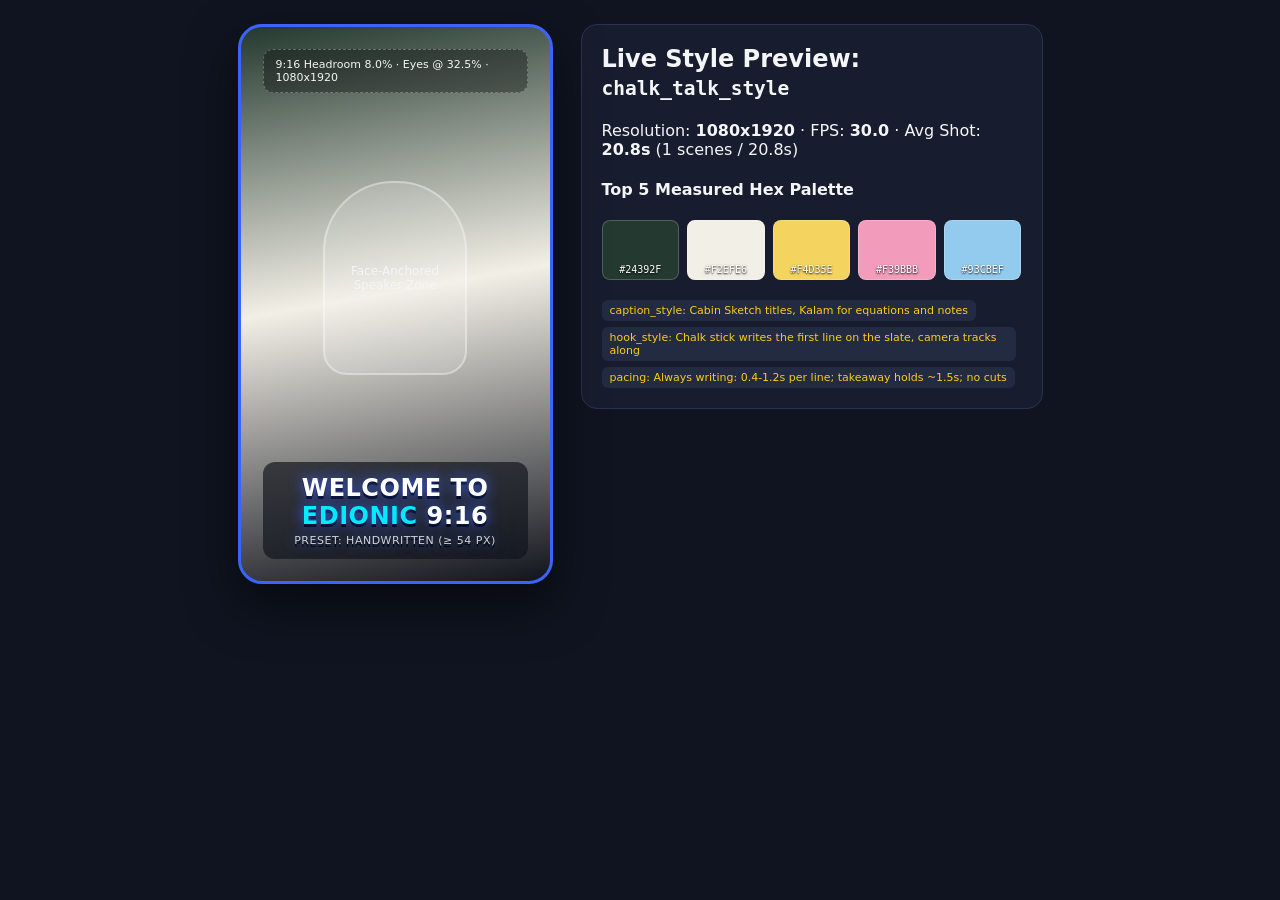
<file: styles/chalk_talk_style/preview.html>
<!DOCTYPE html>
<html lang="en">
<head>
  <meta charset="UTF-8" />
  <title>Edionic Live Style Preview — chalk_talk_style</title>
  <style>
    body {
      margin: 0;
      padding: 24px;
      background: #0F1420;
      color: #F4F5F7;
      font-family: 'Inter Tight', system-ui, sans-serif;
      display: flex;
      gap: 28px;
      align-items: flex-start;
      justify-content: center;
    }
    .phone-preview {
      width: 315px;
      height: 560px;
      border-radius: 24px;
      border: 3px solid #3B63FF;
      background: linear-gradient(170deg, #24392F 0%, #F2EFE6 48%, #11141C 100%);
      position: relative;
      overflow: hidden;
      box-shadow: 0 20px 50px rgba(0,0,0,0.55);
      display: flex;
      flex-direction: column;
      justify-content: space-between;
      padding: 22px;
      box-sizing: border-box;
    }
    .safe-guide {
      border: 1px dashed rgba(255,255,255,0.28);
      border-radius: 10px;
      padding: 8px 12px;
      font-size: 11px;
      background: rgba(0,0,0,0.35);
    }
    .speaker-silhouette {
      width: 140px;
      height: 190px;
      margin: 20px auto;
      border-radius: 70px 70px 24px 24px;
      background: rgba(255,255,255,0.14);
      border: 2px solid rgba(255,255,255,0.35);
      display: flex;
      align-items: center;
      justify-content: center;
      font-size: 12px;
      text-align: center;
    }
    .caption-demo {
      text-align: center;
      font-weight: 900;
      font-size: 24px;
      letter-spacing: 0.5px;
      text-transform: uppercase;
      color: #FFFFFF;
      text-shadow: 0 0 14px #3B63FF, 0 3px 0 #000;
      padding: 12px;
      background: rgba(17,20,28,0.68);
      border-radius: 12px;
    }
    .caption-demo .active-word {
      color: #00EAFF;
    }
    .meta-card {
      max-width: 420px;
      background: #171D2E;
      border: 1px solid #2A334D;
      border-radius: 16px;
      padding: 20px;
    }
    .swatches {
      display: flex;
      gap: 8px;
      margin: 14px 0;
    }
    .swatch {
      flex: 1;
      height: 54px;
      border-radius: 8px;
      display: flex;
      align-items: flex-end;
      justify-content: center;
      padding-bottom: 4px;
      font-size: 10px;
      font-family: monospace;
      color: #fff;
      text-shadow: 0 1px 2px #000;
      border: 1px solid rgba(255,255,255,0.2);
    }
    .badge {
      display: inline-block;
      padding: 4px 8px;
      border-radius: 6px;
      font-size: 11px;
      margin-right: 6px;
      margin-top: 6px;
      background: #232B42;
      color: #FACC15;
    }
  </style>
</head>
<body>
  <div class="phone-preview">
    <div class="safe-guide">9:16 Headroom 8.0% · Eyes @ 32.5% · 1080x1920</div>
    <div class="speaker-silhouette">Face-Anchored<br/>Speaker Zone</div>
    <div class="caption-demo">
      WELCOME TO <span class="active-word">EDIONIC</span> 9:16
      <div style="font-size:11px;font-weight:500;margin-top:4px;opacity:0.8;">Preset: handwritten (≥ 54 px)</div>
    </div>
  </div>
  <div class="meta-card">
    <h2 style="margin-top:0;">Live Style Preview: <code>chalk_talk_style</code></h2>
    <p>Resolution: <strong>1080x1920</strong> · FPS: <strong>30.0</strong> · Avg Shot: <strong>20.8s</strong> (1 scenes / 20.8s)</p>
    <h4>Top 5 Measured Hex Palette</h4>
    <div class="swatches"><div class="swatch" style="background:#24392F;"><span>#24392F</span></div><div class="swatch" style="background:#F2EFE6;"><span>#F2EFE6</span></div><div class="swatch" style="background:#F4D35E;"><span>#F4D35E</span></div><div class="swatch" style="background:#F39BBB;"><span>#F39BBB</span></div><div class="swatch" style="background:#93CBEF;"><span>#93CBEF</span></div></div>
    <div>
      <span class="badge">caption_style: Cabin Sketch titles, Kalam for equations and notes</span>
      <span class="badge">hook_style: Chalk stick writes the first line on the slate, camera tracks along</span>
      <span class="badge">pacing: Always writing: 0.4-1.2s per line; takeaway holds ~1.5s; no cuts</span>
    </div>
  </div>
</body>
</html>
</file>
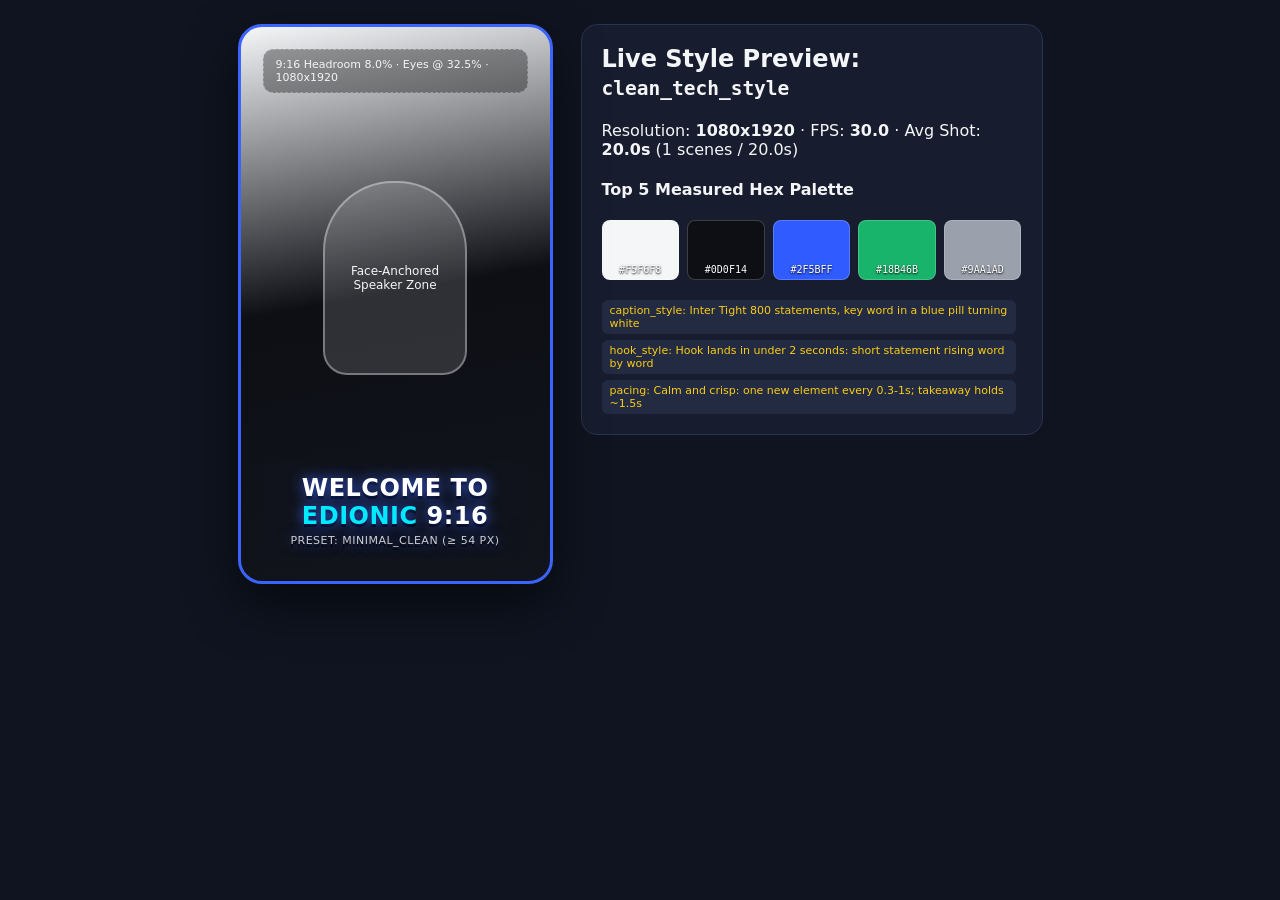
<file: styles/clean_tech_style/preview.html>
<!DOCTYPE html>
<html lang="en">
<head>
  <meta charset="UTF-8" />
  <title>Edionic Live Style Preview — clean_tech_style</title>
  <style>
    body {
      margin: 0;
      padding: 24px;
      background: #0F1420;
      color: #F4F5F7;
      font-family: 'Inter Tight', system-ui, sans-serif;
      display: flex;
      gap: 28px;
      align-items: flex-start;
      justify-content: center;
    }
    .phone-preview {
      width: 315px;
      height: 560px;
      border-radius: 24px;
      border: 3px solid #3B63FF;
      background: linear-gradient(170deg, #F5F6F8 0%, #0D0F14 48%, #11141C 100%);
      position: relative;
      overflow: hidden;
      box-shadow: 0 20px 50px rgba(0,0,0,0.55);
      display: flex;
      flex-direction: column;
      justify-content: space-between;
      padding: 22px;
      box-sizing: border-box;
    }
    .safe-guide {
      border: 1px dashed rgba(255,255,255,0.28);
      border-radius: 10px;
      padding: 8px 12px;
      font-size: 11px;
      background: rgba(0,0,0,0.35);
    }
    .speaker-silhouette {
      width: 140px;
      height: 190px;
      margin: 20px auto;
      border-radius: 70px 70px 24px 24px;
      background: rgba(255,255,255,0.14);
      border: 2px solid rgba(255,255,255,0.35);
      display: flex;
      align-items: center;
      justify-content: center;
      font-size: 12px;
      text-align: center;
    }
    .caption-demo {
      text-align: center;
      font-weight: 900;
      font-size: 24px;
      letter-spacing: 0.5px;
      text-transform: uppercase;
      color: #FFFFFF;
      text-shadow: 0 0 14px #3B63FF, 0 3px 0 #000;
      padding: 12px;
      background: rgba(17,20,28,0.68);
      border-radius: 12px;
    }
    .caption-demo .active-word {
      color: #00EAFF;
    }
    .meta-card {
      max-width: 420px;
      background: #171D2E;
      border: 1px solid #2A334D;
      border-radius: 16px;
      padding: 20px;
    }
    .swatches {
      display: flex;
      gap: 8px;
      margin: 14px 0;
    }
    .swatch {
      flex: 1;
      height: 54px;
      border-radius: 8px;
      display: flex;
      align-items: flex-end;
      justify-content: center;
      padding-bottom: 4px;
      font-size: 10px;
      font-family: monospace;
      color: #fff;
      text-shadow: 0 1px 2px #000;
      border: 1px solid rgba(255,255,255,0.2);
    }
    .badge {
      display: inline-block;
      padding: 4px 8px;
      border-radius: 6px;
      font-size: 11px;
      margin-right: 6px;
      margin-top: 6px;
      background: #232B42;
      color: #FACC15;
    }
  </style>
</head>
<body>
  <div class="phone-preview">
    <div class="safe-guide">9:16 Headroom 8.0% · Eyes @ 32.5% · 1080x1920</div>
    <div class="speaker-silhouette">Face-Anchored<br/>Speaker Zone</div>
    <div class="caption-demo">
      WELCOME TO <span class="active-word">EDIONIC</span> 9:16
      <div style="font-size:11px;font-weight:500;margin-top:4px;opacity:0.8;">Preset: minimal_clean (≥ 54 px)</div>
    </div>
  </div>
  <div class="meta-card">
    <h2 style="margin-top:0;">Live Style Preview: <code>clean_tech_style</code></h2>
    <p>Resolution: <strong>1080x1920</strong> · FPS: <strong>30.0</strong> · Avg Shot: <strong>20.0s</strong> (1 scenes / 20.0s)</p>
    <h4>Top 5 Measured Hex Palette</h4>
    <div class="swatches"><div class="swatch" style="background:#F5F6F8;"><span>#F5F6F8</span></div><div class="swatch" style="background:#0D0F14;"><span>#0D0F14</span></div><div class="swatch" style="background:#2F5BFF;"><span>#2F5BFF</span></div><div class="swatch" style="background:#18B46B;"><span>#18B46B</span></div><div class="swatch" style="background:#9AA1AD;"><span>#9AA1AD</span></div></div>
    <div>
      <span class="badge">caption_style: Inter Tight 800 statements, key word in a blue pill turning white</span>
      <span class="badge">hook_style: Hook lands in under 2 seconds: short statement rising word by word</span>
      <span class="badge">pacing: Calm and crisp: one new element every 0.3-1s; takeaway holds ~1.5s</span>
    </div>
  </div>
</body>
</html>
</file>
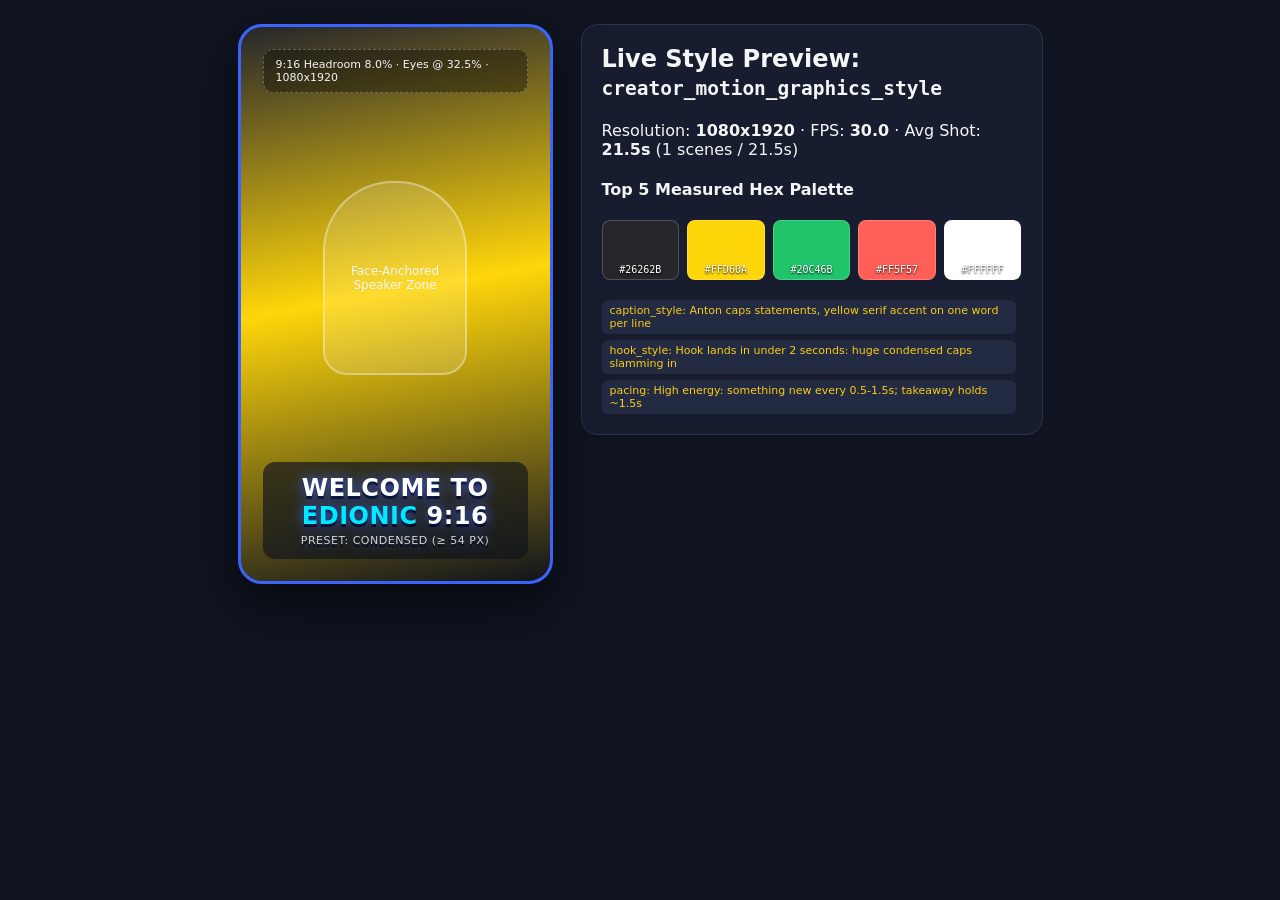
<file: styles/creator_motion_graphics_style/preview.html>
<!DOCTYPE html>
<html lang="en">
<head>
  <meta charset="UTF-8" />
  <title>Edionic Live Style Preview — creator_motion_graphics_style</title>
  <style>
    body {
      margin: 0;
      padding: 24px;
      background: #0F1420;
      color: #F4F5F7;
      font-family: 'Inter Tight', system-ui, sans-serif;
      display: flex;
      gap: 28px;
      align-items: flex-start;
      justify-content: center;
    }
    .phone-preview {
      width: 315px;
      height: 560px;
      border-radius: 24px;
      border: 3px solid #3B63FF;
      background: linear-gradient(170deg, #26262B 0%, #FFD60A 48%, #11141C 100%);
      position: relative;
      overflow: hidden;
      box-shadow: 0 20px 50px rgba(0,0,0,0.55);
      display: flex;
      flex-direction: column;
      justify-content: space-between;
      padding: 22px;
      box-sizing: border-box;
    }
    .safe-guide {
      border: 1px dashed rgba(255,255,255,0.28);
      border-radius: 10px;
      padding: 8px 12px;
      font-size: 11px;
      background: rgba(0,0,0,0.35);
    }
    .speaker-silhouette {
      width: 140px;
      height: 190px;
      margin: 20px auto;
      border-radius: 70px 70px 24px 24px;
      background: rgba(255,255,255,0.14);
      border: 2px solid rgba(255,255,255,0.35);
      display: flex;
      align-items: center;
      justify-content: center;
      font-size: 12px;
      text-align: center;
    }
    .caption-demo {
      text-align: center;
      font-weight: 900;
      font-size: 24px;
      letter-spacing: 0.5px;
      text-transform: uppercase;
      color: #FFFFFF;
      text-shadow: 0 0 14px #3B63FF, 0 3px 0 #000;
      padding: 12px;
      background: rgba(17,20,28,0.68);
      border-radius: 12px;
    }
    .caption-demo .active-word {
      color: #00EAFF;
    }
    .meta-card {
      max-width: 420px;
      background: #171D2E;
      border: 1px solid #2A334D;
      border-radius: 16px;
      padding: 20px;
    }
    .swatches {
      display: flex;
      gap: 8px;
      margin: 14px 0;
    }
    .swatch {
      flex: 1;
      height: 54px;
      border-radius: 8px;
      display: flex;
      align-items: flex-end;
      justify-content: center;
      padding-bottom: 4px;
      font-size: 10px;
      font-family: monospace;
      color: #fff;
      text-shadow: 0 1px 2px #000;
      border: 1px solid rgba(255,255,255,0.2);
    }
    .badge {
      display: inline-block;
      padding: 4px 8px;
      border-radius: 6px;
      font-size: 11px;
      margin-right: 6px;
      margin-top: 6px;
      background: #232B42;
      color: #FACC15;
    }
  </style>
</head>
<body>
  <div class="phone-preview">
    <div class="safe-guide">9:16 Headroom 8.0% · Eyes @ 32.5% · 1080x1920</div>
    <div class="speaker-silhouette">Face-Anchored<br/>Speaker Zone</div>
    <div class="caption-demo">
      WELCOME TO <span class="active-word">EDIONIC</span> 9:16
      <div style="font-size:11px;font-weight:500;margin-top:4px;opacity:0.8;">Preset: condensed (≥ 54 px)</div>
    </div>
  </div>
  <div class="meta-card">
    <h2 style="margin-top:0;">Live Style Preview: <code>creator_motion_graphics_style</code></h2>
    <p>Resolution: <strong>1080x1920</strong> · FPS: <strong>30.0</strong> · Avg Shot: <strong>21.5s</strong> (1 scenes / 21.5s)</p>
    <h4>Top 5 Measured Hex Palette</h4>
    <div class="swatches"><div class="swatch" style="background:#26262B;"><span>#26262B</span></div><div class="swatch" style="background:#FFD60A;"><span>#FFD60A</span></div><div class="swatch" style="background:#20C46B;"><span>#20C46B</span></div><div class="swatch" style="background:#FF5F57;"><span>#FF5F57</span></div><div class="swatch" style="background:#FFFFFF;"><span>#FFFFFF</span></div></div>
    <div>
      <span class="badge">caption_style: Anton caps statements, yellow serif accent on one word per line</span>
      <span class="badge">hook_style: Hook lands in under 2 seconds: huge condensed caps slamming in</span>
      <span class="badge">pacing: High energy: something new every 0.5-1.5s; takeaway holds ~1.5s</span>
    </div>
  </div>
</body>
</html>
</file>
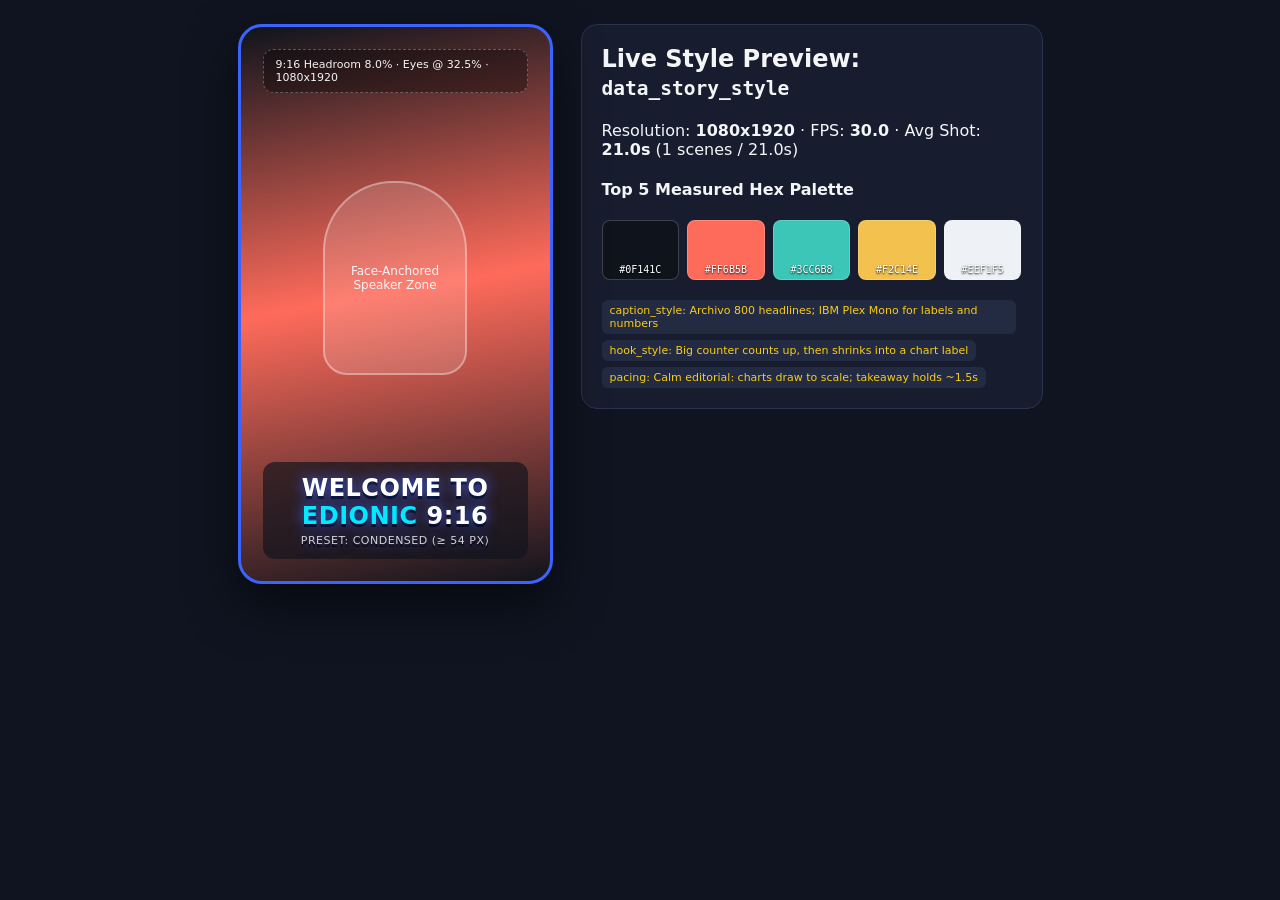
<file: styles/data_story_style/preview.html>
<!DOCTYPE html>
<html lang="en">
<head>
  <meta charset="UTF-8" />
  <title>Edionic Live Style Preview — data_story_style</title>
  <style>
    body {
      margin: 0;
      padding: 24px;
      background: #0F1420;
      color: #F4F5F7;
      font-family: 'Inter Tight', system-ui, sans-serif;
      display: flex;
      gap: 28px;
      align-items: flex-start;
      justify-content: center;
    }
    .phone-preview {
      width: 315px;
      height: 560px;
      border-radius: 24px;
      border: 3px solid #3B63FF;
      background: linear-gradient(170deg, #0F141C 0%, #FF6B5B 48%, #11141C 100%);
      position: relative;
      overflow: hidden;
      box-shadow: 0 20px 50px rgba(0,0,0,0.55);
      display: flex;
      flex-direction: column;
      justify-content: space-between;
      padding: 22px;
      box-sizing: border-box;
    }
    .safe-guide {
      border: 1px dashed rgba(255,255,255,0.28);
      border-radius: 10px;
      padding: 8px 12px;
      font-size: 11px;
      background: rgba(0,0,0,0.35);
    }
    .speaker-silhouette {
      width: 140px;
      height: 190px;
      margin: 20px auto;
      border-radius: 70px 70px 24px 24px;
      background: rgba(255,255,255,0.14);
      border: 2px solid rgba(255,255,255,0.35);
      display: flex;
      align-items: center;
      justify-content: center;
      font-size: 12px;
      text-align: center;
    }
    .caption-demo {
      text-align: center;
      font-weight: 900;
      font-size: 24px;
      letter-spacing: 0.5px;
      text-transform: uppercase;
      color: #FFFFFF;
      text-shadow: 0 0 14px #3B63FF, 0 3px 0 #000;
      padding: 12px;
      background: rgba(17,20,28,0.68);
      border-radius: 12px;
    }
    .caption-demo .active-word {
      color: #00EAFF;
    }
    .meta-card {
      max-width: 420px;
      background: #171D2E;
      border: 1px solid #2A334D;
      border-radius: 16px;
      padding: 20px;
    }
    .swatches {
      display: flex;
      gap: 8px;
      margin: 14px 0;
    }
    .swatch {
      flex: 1;
      height: 54px;
      border-radius: 8px;
      display: flex;
      align-items: flex-end;
      justify-content: center;
      padding-bottom: 4px;
      font-size: 10px;
      font-family: monospace;
      color: #fff;
      text-shadow: 0 1px 2px #000;
      border: 1px solid rgba(255,255,255,0.2);
    }
    .badge {
      display: inline-block;
      padding: 4px 8px;
      border-radius: 6px;
      font-size: 11px;
      margin-right: 6px;
      margin-top: 6px;
      background: #232B42;
      color: #FACC15;
    }
  </style>
</head>
<body>
  <div class="phone-preview">
    <div class="safe-guide">9:16 Headroom 8.0% · Eyes @ 32.5% · 1080x1920</div>
    <div class="speaker-silhouette">Face-Anchored<br/>Speaker Zone</div>
    <div class="caption-demo">
      WELCOME TO <span class="active-word">EDIONIC</span> 9:16
      <div style="font-size:11px;font-weight:500;margin-top:4px;opacity:0.8;">Preset: condensed (≥ 54 px)</div>
    </div>
  </div>
  <div class="meta-card">
    <h2 style="margin-top:0;">Live Style Preview: <code>data_story_style</code></h2>
    <p>Resolution: <strong>1080x1920</strong> · FPS: <strong>30.0</strong> · Avg Shot: <strong>21.0s</strong> (1 scenes / 21.0s)</p>
    <h4>Top 5 Measured Hex Palette</h4>
    <div class="swatches"><div class="swatch" style="background:#0F141C;"><span>#0F141C</span></div><div class="swatch" style="background:#FF6B5B;"><span>#FF6B5B</span></div><div class="swatch" style="background:#3CC6B8;"><span>#3CC6B8</span></div><div class="swatch" style="background:#F2C14E;"><span>#F2C14E</span></div><div class="swatch" style="background:#EEF1F5;"><span>#EEF1F5</span></div></div>
    <div>
      <span class="badge">caption_style: Archivo 800 headlines; IBM Plex Mono for labels and numbers</span>
      <span class="badge">hook_style: Big counter counts up, then shrinks into a chart label</span>
      <span class="badge">pacing: Calm editorial: charts draw to scale; takeaway holds ~1.5s</span>
    </div>
  </div>
</body>
</html>
</file>
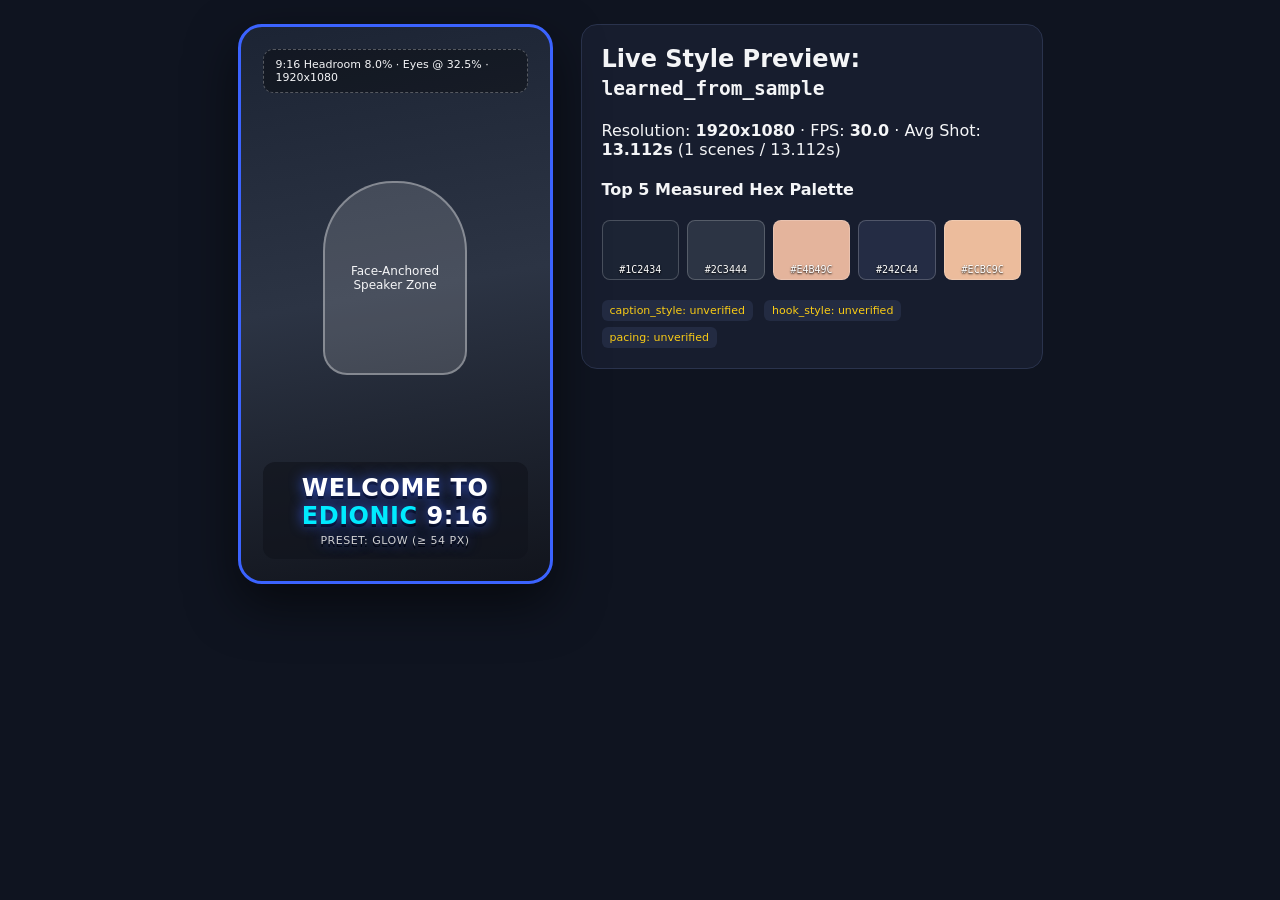
<file: styles/learned_from_sample/preview.html>
<!DOCTYPE html>
<html lang="en">
<head>
  <meta charset="UTF-8" />
  <title>Edionic Live Style Preview — learned_from_sample</title>
  <style>
    body {
      margin: 0;
      padding: 24px;
      background: #0F1420;
      color: #F4F5F7;
      font-family: 'Inter Tight', system-ui, sans-serif;
      display: flex;
      gap: 28px;
      align-items: flex-start;
      justify-content: center;
    }
    .phone-preview {
      width: 315px;
      height: 560px;
      border-radius: 24px;
      border: 3px solid #3B63FF;
      background: linear-gradient(170deg, #1C2434 0%, #2C3444 48%, #11141C 100%);
      position: relative;
      overflow: hidden;
      box-shadow: 0 20px 50px rgba(0,0,0,0.55);
      display: flex;
      flex-direction: column;
      justify-content: space-between;
      padding: 22px;
      box-sizing: border-box;
    }
    .safe-guide {
      border: 1px dashed rgba(255,255,255,0.28);
      border-radius: 10px;
      padding: 8px 12px;
      font-size: 11px;
      background: rgba(0,0,0,0.35);
    }
    .speaker-silhouette {
      width: 140px;
      height: 190px;
      margin: 20px auto;
      border-radius: 70px 70px 24px 24px;
      background: rgba(255,255,255,0.14);
      border: 2px solid rgba(255,255,255,0.35);
      display: flex;
      align-items: center;
      justify-content: center;
      font-size: 12px;
      text-align: center;
    }
    .caption-demo {
      text-align: center;
      font-weight: 900;
      font-size: 24px;
      letter-spacing: 0.5px;
      text-transform: uppercase;
      color: #FFFFFF;
      text-shadow: 0 0 14px #3B63FF, 0 3px 0 #000;
      padding: 12px;
      background: rgba(17,20,28,0.68);
      border-radius: 12px;
    }
    .caption-demo .active-word {
      color: #00EAFF;
    }
    .meta-card {
      max-width: 420px;
      background: #171D2E;
      border: 1px solid #2A334D;
      border-radius: 16px;
      padding: 20px;
    }
    .swatches {
      display: flex;
      gap: 8px;
      margin: 14px 0;
    }
    .swatch {
      flex: 1;
      height: 54px;
      border-radius: 8px;
      display: flex;
      align-items: flex-end;
      justify-content: center;
      padding-bottom: 4px;
      font-size: 10px;
      font-family: monospace;
      color: #fff;
      text-shadow: 0 1px 2px #000;
      border: 1px solid rgba(255,255,255,0.2);
    }
    .badge {
      display: inline-block;
      padding: 4px 8px;
      border-radius: 6px;
      font-size: 11px;
      margin-right: 6px;
      margin-top: 6px;
      background: #232B42;
      color: #FACC15;
    }
  </style>
</head>
<body>
  <div class="phone-preview">
    <div class="safe-guide">9:16 Headroom 8.0% · Eyes @ 32.5% · 1920x1080</div>
    <div class="speaker-silhouette">Face-Anchored<br/>Speaker Zone</div>
    <div class="caption-demo">
      WELCOME TO <span class="active-word">EDIONIC</span> 9:16
      <div style="font-size:11px;font-weight:500;margin-top:4px;opacity:0.8;">Preset: glow (≥ 54 px)</div>
    </div>
  </div>
  <div class="meta-card">
    <h2 style="margin-top:0;">Live Style Preview: <code>learned_from_sample</code></h2>
    <p>Resolution: <strong>1920x1080</strong> · FPS: <strong>30.0</strong> · Avg Shot: <strong>13.112s</strong> (1 scenes / 13.112s)</p>
    <h4>Top 5 Measured Hex Palette</h4>
    <div class="swatches"><div class="swatch" style="background:#1C2434;"><span>#1C2434</span></div><div class="swatch" style="background:#2C3444;"><span>#2C3444</span></div><div class="swatch" style="background:#E4B49C;"><span>#E4B49C</span></div><div class="swatch" style="background:#242C44;"><span>#242C44</span></div><div class="swatch" style="background:#ECBC9C;"><span>#ECBC9C</span></div></div>
    <div>
      <span class="badge">caption_style: unverified</span>
      <span class="badge">hook_style: unverified</span>
      <span class="badge">pacing: unverified</span>
    </div>
  </div>
</body>
</html>
</file>
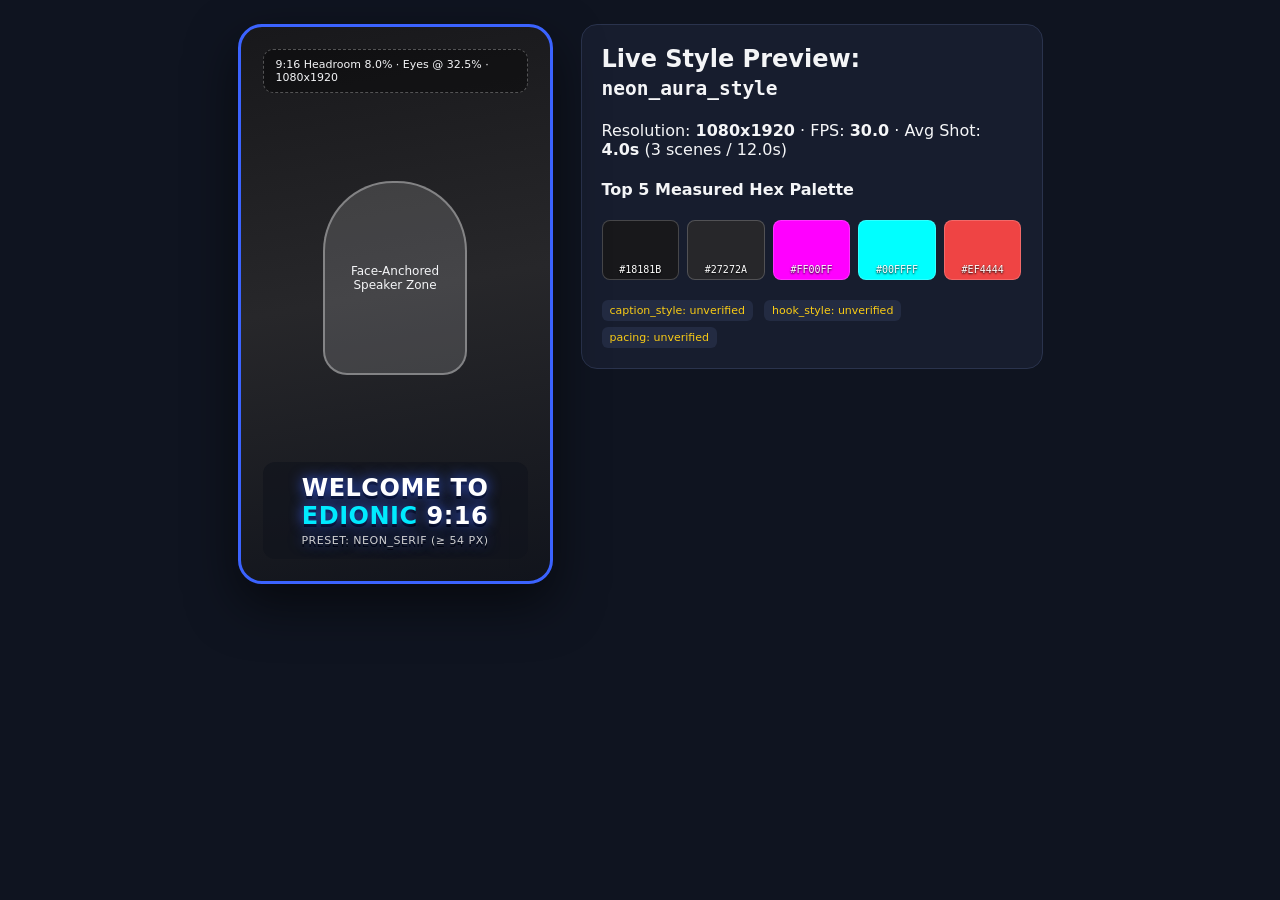
<file: styles/neon_aura_style/preview.html>
<!DOCTYPE html>
<html lang="en">
<head>
  <meta charset="UTF-8" />
  <title>Edionic Live Style Preview — neon_aura_style</title>
  <style>
    body {
      margin: 0;
      padding: 24px;
      background: #0F1420;
      color: #F4F5F7;
      font-family: 'Inter Tight', system-ui, sans-serif;
      display: flex;
      gap: 28px;
      align-items: flex-start;
      justify-content: center;
    }
    .phone-preview {
      width: 315px;
      height: 560px;
      border-radius: 24px;
      border: 3px solid #3B63FF;
      background: linear-gradient(170deg, #18181B 0%, #27272A 48%, #11141C 100%);
      position: relative;
      overflow: hidden;
      box-shadow: 0 20px 50px rgba(0,0,0,0.55);
      display: flex;
      flex-direction: column;
      justify-content: space-between;
      padding: 22px;
      box-sizing: border-box;
    }
    .safe-guide {
      border: 1px dashed rgba(255,255,255,0.28);
      border-radius: 10px;
      padding: 8px 12px;
      font-size: 11px;
      background: rgba(0,0,0,0.35);
    }
    .speaker-silhouette {
      width: 140px;
      height: 190px;
      margin: 20px auto;
      border-radius: 70px 70px 24px 24px;
      background: rgba(255,255,255,0.14);
      border: 2px solid rgba(255,255,255,0.35);
      display: flex;
      align-items: center;
      justify-content: center;
      font-size: 12px;
      text-align: center;
    }
    .caption-demo {
      text-align: center;
      font-weight: 900;
      font-size: 24px;
      letter-spacing: 0.5px;
      text-transform: uppercase;
      color: #FFFFFF;
      text-shadow: 0 0 14px #3B63FF, 0 3px 0 #000;
      padding: 12px;
      background: rgba(17,20,28,0.68);
      border-radius: 12px;
    }
    .caption-demo .active-word {
      color: #00EAFF;
    }
    .meta-card {
      max-width: 420px;
      background: #171D2E;
      border: 1px solid #2A334D;
      border-radius: 16px;
      padding: 20px;
    }
    .swatches {
      display: flex;
      gap: 8px;
      margin: 14px 0;
    }
    .swatch {
      flex: 1;
      height: 54px;
      border-radius: 8px;
      display: flex;
      align-items: flex-end;
      justify-content: center;
      padding-bottom: 4px;
      font-size: 10px;
      font-family: monospace;
      color: #fff;
      text-shadow: 0 1px 2px #000;
      border: 1px solid rgba(255,255,255,0.2);
    }
    .badge {
      display: inline-block;
      padding: 4px 8px;
      border-radius: 6px;
      font-size: 11px;
      margin-right: 6px;
      margin-top: 6px;
      background: #232B42;
      color: #FACC15;
    }
  </style>
</head>
<body>
  <div class="phone-preview">
    <div class="safe-guide">9:16 Headroom 8.0% · Eyes @ 32.5% · 1080x1920</div>
    <div class="speaker-silhouette">Face-Anchored<br/>Speaker Zone</div>
    <div class="caption-demo">
      WELCOME TO <span class="active-word">EDIONIC</span> 9:16
      <div style="font-size:11px;font-weight:500;margin-top:4px;opacity:0.8;">Preset: neon_serif (≥ 54 px)</div>
    </div>
  </div>
  <div class="meta-card">
    <h2 style="margin-top:0;">Live Style Preview: <code>neon_aura_style</code></h2>
    <p>Resolution: <strong>1080x1920</strong> · FPS: <strong>30.0</strong> · Avg Shot: <strong>4.0s</strong> (3 scenes / 12.0s)</p>
    <h4>Top 5 Measured Hex Palette</h4>
    <div class="swatches"><div class="swatch" style="background:#18181B;"><span>#18181B</span></div><div class="swatch" style="background:#27272A;"><span>#27272A</span></div><div class="swatch" style="background:#FF00FF;"><span>#FF00FF</span></div><div class="swatch" style="background:#00FFFF;"><span>#00FFFF</span></div><div class="swatch" style="background:#EF4444;"><span>#EF4444</span></div></div>
    <div>
      <span class="badge">caption_style: unverified</span>
      <span class="badge">hook_style: unverified</span>
      <span class="badge">pacing: unverified</span>
    </div>
  </div>
</body>
</html>
</file>
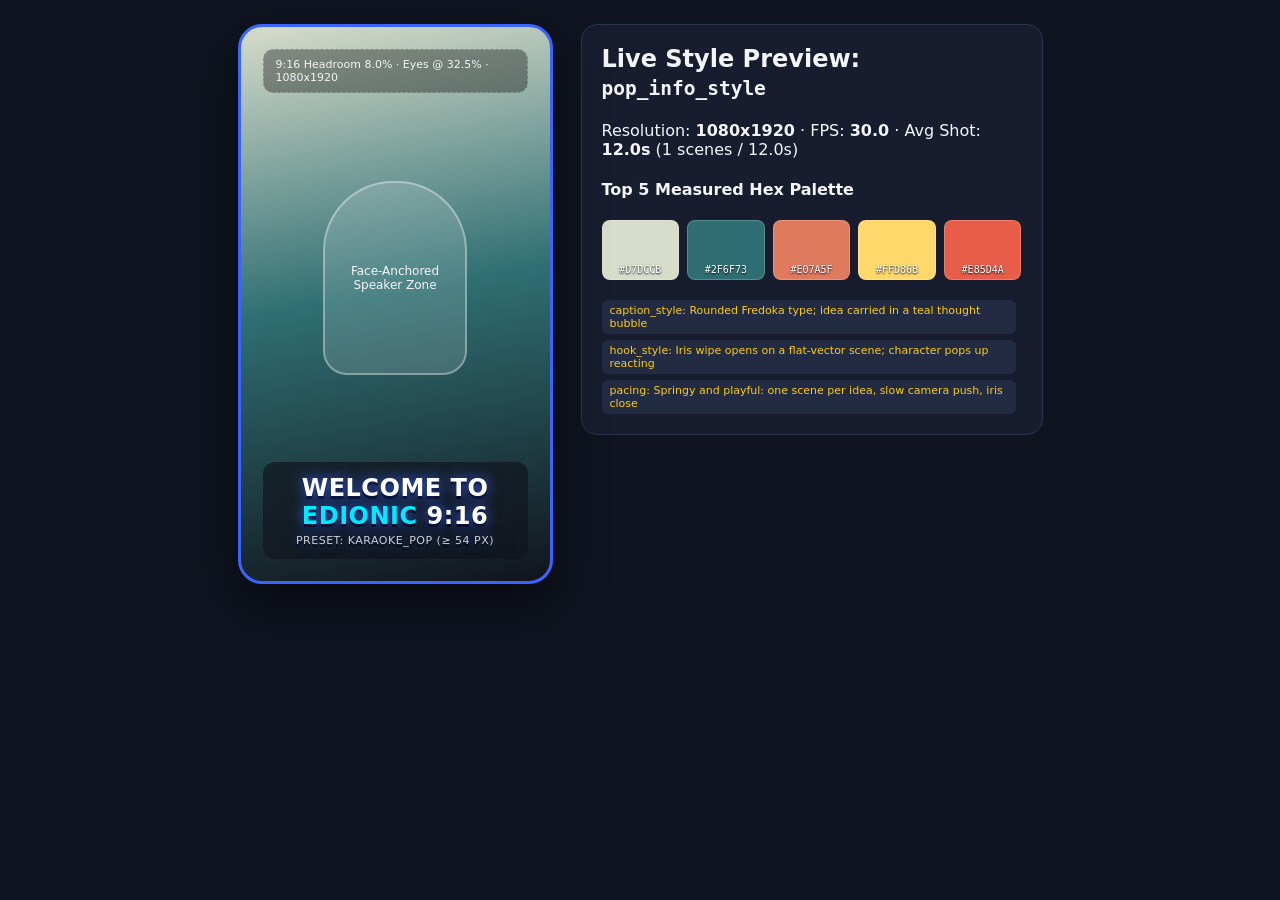
<file: styles/pop_info_style/preview.html>
<!DOCTYPE html>
<html lang="en">
<head>
  <meta charset="UTF-8" />
  <title>Edionic Live Style Preview — pop_info_style</title>
  <style>
    body {
      margin: 0;
      padding: 24px;
      background: #0F1420;
      color: #F4F5F7;
      font-family: 'Inter Tight', system-ui, sans-serif;
      display: flex;
      gap: 28px;
      align-items: flex-start;
      justify-content: center;
    }
    .phone-preview {
      width: 315px;
      height: 560px;
      border-radius: 24px;
      border: 3px solid #3B63FF;
      background: linear-gradient(170deg, #D7DCCB 0%, #2F6F73 48%, #11141C 100%);
      position: relative;
      overflow: hidden;
      box-shadow: 0 20px 50px rgba(0,0,0,0.55);
      display: flex;
      flex-direction: column;
      justify-content: space-between;
      padding: 22px;
      box-sizing: border-box;
    }
    .safe-guide {
      border: 1px dashed rgba(255,255,255,0.28);
      border-radius: 10px;
      padding: 8px 12px;
      font-size: 11px;
      background: rgba(0,0,0,0.35);
    }
    .speaker-silhouette {
      width: 140px;
      height: 190px;
      margin: 20px auto;
      border-radius: 70px 70px 24px 24px;
      background: rgba(255,255,255,0.14);
      border: 2px solid rgba(255,255,255,0.35);
      display: flex;
      align-items: center;
      justify-content: center;
      font-size: 12px;
      text-align: center;
    }
    .caption-demo {
      text-align: center;
      font-weight: 900;
      font-size: 24px;
      letter-spacing: 0.5px;
      text-transform: uppercase;
      color: #FFFFFF;
      text-shadow: 0 0 14px #3B63FF, 0 3px 0 #000;
      padding: 12px;
      background: rgba(17,20,28,0.68);
      border-radius: 12px;
    }
    .caption-demo .active-word {
      color: #00EAFF;
    }
    .meta-card {
      max-width: 420px;
      background: #171D2E;
      border: 1px solid #2A334D;
      border-radius: 16px;
      padding: 20px;
    }
    .swatches {
      display: flex;
      gap: 8px;
      margin: 14px 0;
    }
    .swatch {
      flex: 1;
      height: 54px;
      border-radius: 8px;
      display: flex;
      align-items: flex-end;
      justify-content: center;
      padding-bottom: 4px;
      font-size: 10px;
      font-family: monospace;
      color: #fff;
      text-shadow: 0 1px 2px #000;
      border: 1px solid rgba(255,255,255,0.2);
    }
    .badge {
      display: inline-block;
      padding: 4px 8px;
      border-radius: 6px;
      font-size: 11px;
      margin-right: 6px;
      margin-top: 6px;
      background: #232B42;
      color: #FACC15;
    }
  </style>
</head>
<body>
  <div class="phone-preview">
    <div class="safe-guide">9:16 Headroom 8.0% · Eyes @ 32.5% · 1080x1920</div>
    <div class="speaker-silhouette">Face-Anchored<br/>Speaker Zone</div>
    <div class="caption-demo">
      WELCOME TO <span class="active-word">EDIONIC</span> 9:16
      <div style="font-size:11px;font-weight:500;margin-top:4px;opacity:0.8;">Preset: karaoke_pop (≥ 54 px)</div>
    </div>
  </div>
  <div class="meta-card">
    <h2 style="margin-top:0;">Live Style Preview: <code>pop_info_style</code></h2>
    <p>Resolution: <strong>1080x1920</strong> · FPS: <strong>30.0</strong> · Avg Shot: <strong>12.0s</strong> (1 scenes / 12.0s)</p>
    <h4>Top 5 Measured Hex Palette</h4>
    <div class="swatches"><div class="swatch" style="background:#D7DCCB;"><span>#D7DCCB</span></div><div class="swatch" style="background:#2F6F73;"><span>#2F6F73</span></div><div class="swatch" style="background:#E07A5F;"><span>#E07A5F</span></div><div class="swatch" style="background:#FFD86B;"><span>#FFD86B</span></div><div class="swatch" style="background:#E85D4A;"><span>#E85D4A</span></div></div>
    <div>
      <span class="badge">caption_style: Rounded Fredoka type; idea carried in a teal thought bubble</span>
      <span class="badge">hook_style: Iris wipe opens on a flat-vector scene; character pops up reacting</span>
      <span class="badge">pacing: Springy and playful: one scene per idea, slow camera push, iris close</span>
    </div>
  </div>
</body>
</html>
</file>
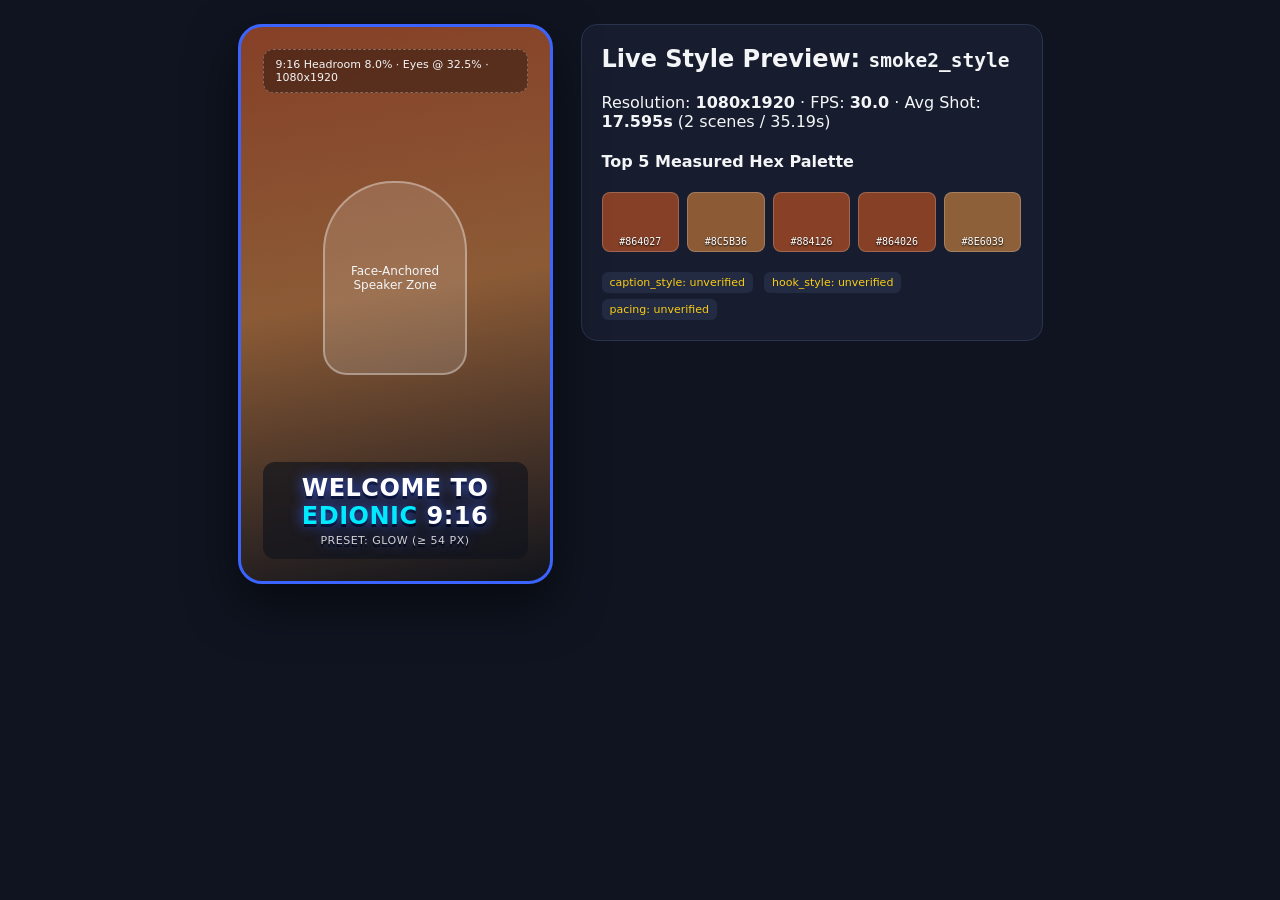
<file: styles/smoke2_style/preview.html>
<!DOCTYPE html>
<html lang="en">
<head>
  <meta charset="UTF-8" />
  <title>Edionic Live Style Preview — smoke2_style</title>
  <style>
    body {
      margin: 0;
      padding: 24px;
      background: #0F1420;
      color: #F4F5F7;
      font-family: 'Inter Tight', system-ui, sans-serif;
      display: flex;
      gap: 28px;
      align-items: flex-start;
      justify-content: center;
    }
    .phone-preview {
      width: 315px;
      height: 560px;
      border-radius: 24px;
      border: 3px solid #3B63FF;
      background: linear-gradient(170deg, #864027 0%, #8C5B36 48%, #11141C 100%);
      position: relative;
      overflow: hidden;
      box-shadow: 0 20px 50px rgba(0,0,0,0.55);
      display: flex;
      flex-direction: column;
      justify-content: space-between;
      padding: 22px;
      box-sizing: border-box;
    }
    .safe-guide {
      border: 1px dashed rgba(255,255,255,0.28);
      border-radius: 10px;
      padding: 8px 12px;
      font-size: 11px;
      background: rgba(0,0,0,0.35);
    }
    .speaker-silhouette {
      width: 140px;
      height: 190px;
      margin: 20px auto;
      border-radius: 70px 70px 24px 24px;
      background: rgba(255,255,255,0.14);
      border: 2px solid rgba(255,255,255,0.35);
      display: flex;
      align-items: center;
      justify-content: center;
      font-size: 12px;
      text-align: center;
    }
    .caption-demo {
      text-align: center;
      font-weight: 900;
      font-size: 24px;
      letter-spacing: 0.5px;
      text-transform: uppercase;
      color: #FFFFFF;
      text-shadow: 0 0 14px #3B63FF, 0 3px 0 #000;
      padding: 12px;
      background: rgba(17,20,28,0.68);
      border-radius: 12px;
    }
    .caption-demo .active-word {
      color: #00EAFF;
    }
    .meta-card {
      max-width: 420px;
      background: #171D2E;
      border: 1px solid #2A334D;
      border-radius: 16px;
      padding: 20px;
    }
    .swatches {
      display: flex;
      gap: 8px;
      margin: 14px 0;
    }
    .swatch {
      flex: 1;
      height: 54px;
      border-radius: 8px;
      display: flex;
      align-items: flex-end;
      justify-content: center;
      padding-bottom: 4px;
      font-size: 10px;
      font-family: monospace;
      color: #fff;
      text-shadow: 0 1px 2px #000;
      border: 1px solid rgba(255,255,255,0.2);
    }
    .badge {
      display: inline-block;
      padding: 4px 8px;
      border-radius: 6px;
      font-size: 11px;
      margin-right: 6px;
      margin-top: 6px;
      background: #232B42;
      color: #FACC15;
    }
  </style>
</head>
<body>
  <div class="phone-preview">
    <div class="safe-guide">9:16 Headroom 8.0% · Eyes @ 32.5% · 1080x1920</div>
    <div class="speaker-silhouette">Face-Anchored<br/>Speaker Zone</div>
    <div class="caption-demo">
      WELCOME TO <span class="active-word">EDIONIC</span> 9:16
      <div style="font-size:11px;font-weight:500;margin-top:4px;opacity:0.8;">Preset: glow (≥ 54 px)</div>
    </div>
  </div>
  <div class="meta-card">
    <h2 style="margin-top:0;">Live Style Preview: <code>smoke2_style</code></h2>
    <p>Resolution: <strong>1080x1920</strong> · FPS: <strong>30.0</strong> · Avg Shot: <strong>17.595s</strong> (2 scenes / 35.19s)</p>
    <h4>Top 5 Measured Hex Palette</h4>
    <div class="swatches"><div class="swatch" style="background:#864027;"><span>#864027</span></div><div class="swatch" style="background:#8C5B36;"><span>#8C5B36</span></div><div class="swatch" style="background:#884126;"><span>#884126</span></div><div class="swatch" style="background:#864026;"><span>#864026</span></div><div class="swatch" style="background:#8E6039;"><span>#8E6039</span></div></div>
    <div>
      <span class="badge">caption_style: unverified</span>
      <span class="badge">hook_style: unverified</span>
      <span class="badge">pacing: unverified</span>
    </div>
  </div>
</body>
</html>
</file>
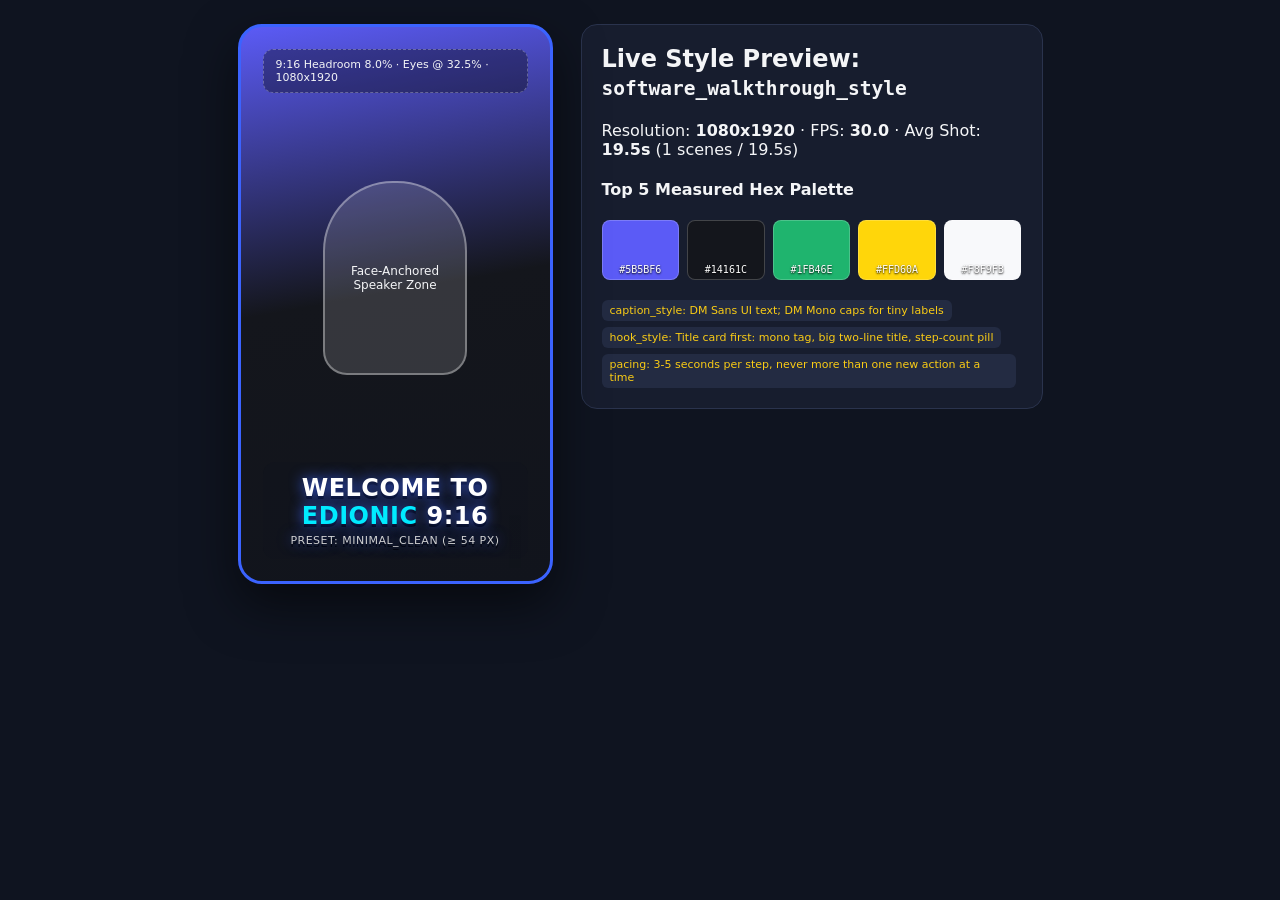
<file: styles/software_walkthrough_style/preview.html>
<!DOCTYPE html>
<html lang="en">
<head>
  <meta charset="UTF-8" />
  <title>Edionic Live Style Preview — software_walkthrough_style</title>
  <style>
    body {
      margin: 0;
      padding: 24px;
      background: #0F1420;
      color: #F4F5F7;
      font-family: 'Inter Tight', system-ui, sans-serif;
      display: flex;
      gap: 28px;
      align-items: flex-start;
      justify-content: center;
    }
    .phone-preview {
      width: 315px;
      height: 560px;
      border-radius: 24px;
      border: 3px solid #3B63FF;
      background: linear-gradient(170deg, #5B5BF6 0%, #14161C 48%, #11141C 100%);
      position: relative;
      overflow: hidden;
      box-shadow: 0 20px 50px rgba(0,0,0,0.55);
      display: flex;
      flex-direction: column;
      justify-content: space-between;
      padding: 22px;
      box-sizing: border-box;
    }
    .safe-guide {
      border: 1px dashed rgba(255,255,255,0.28);
      border-radius: 10px;
      padding: 8px 12px;
      font-size: 11px;
      background: rgba(0,0,0,0.35);
    }
    .speaker-silhouette {
      width: 140px;
      height: 190px;
      margin: 20px auto;
      border-radius: 70px 70px 24px 24px;
      background: rgba(255,255,255,0.14);
      border: 2px solid rgba(255,255,255,0.35);
      display: flex;
      align-items: center;
      justify-content: center;
      font-size: 12px;
      text-align: center;
    }
    .caption-demo {
      text-align: center;
      font-weight: 900;
      font-size: 24px;
      letter-spacing: 0.5px;
      text-transform: uppercase;
      color: #FFFFFF;
      text-shadow: 0 0 14px #3B63FF, 0 3px 0 #000;
      padding: 12px;
      background: rgba(17,20,28,0.68);
      border-radius: 12px;
    }
    .caption-demo .active-word {
      color: #00EAFF;
    }
    .meta-card {
      max-width: 420px;
      background: #171D2E;
      border: 1px solid #2A334D;
      border-radius: 16px;
      padding: 20px;
    }
    .swatches {
      display: flex;
      gap: 8px;
      margin: 14px 0;
    }
    .swatch {
      flex: 1;
      height: 54px;
      border-radius: 8px;
      display: flex;
      align-items: flex-end;
      justify-content: center;
      padding-bottom: 4px;
      font-size: 10px;
      font-family: monospace;
      color: #fff;
      text-shadow: 0 1px 2px #000;
      border: 1px solid rgba(255,255,255,0.2);
    }
    .badge {
      display: inline-block;
      padding: 4px 8px;
      border-radius: 6px;
      font-size: 11px;
      margin-right: 6px;
      margin-top: 6px;
      background: #232B42;
      color: #FACC15;
    }
  </style>
</head>
<body>
  <div class="phone-preview">
    <div class="safe-guide">9:16 Headroom 8.0% · Eyes @ 32.5% · 1080x1920</div>
    <div class="speaker-silhouette">Face-Anchored<br/>Speaker Zone</div>
    <div class="caption-demo">
      WELCOME TO <span class="active-word">EDIONIC</span> 9:16
      <div style="font-size:11px;font-weight:500;margin-top:4px;opacity:0.8;">Preset: minimal_clean (≥ 54 px)</div>
    </div>
  </div>
  <div class="meta-card">
    <h2 style="margin-top:0;">Live Style Preview: <code>software_walkthrough_style</code></h2>
    <p>Resolution: <strong>1080x1920</strong> · FPS: <strong>30.0</strong> · Avg Shot: <strong>19.5s</strong> (1 scenes / 19.5s)</p>
    <h4>Top 5 Measured Hex Palette</h4>
    <div class="swatches"><div class="swatch" style="background:#5B5BF6;"><span>#5B5BF6</span></div><div class="swatch" style="background:#14161C;"><span>#14161C</span></div><div class="swatch" style="background:#1FB46E;"><span>#1FB46E</span></div><div class="swatch" style="background:#FFD60A;"><span>#FFD60A</span></div><div class="swatch" style="background:#F8F9FB;"><span>#F8F9FB</span></div></div>
    <div>
      <span class="badge">caption_style: DM Sans UI text; DM Mono caps for tiny labels</span>
      <span class="badge">hook_style: Title card first: mono tag, big two-line title, step-count pill</span>
      <span class="badge">pacing: 3-5 seconds per step, never more than one new action at a time</span>
    </div>
  </div>
</body>
</html>
</file>
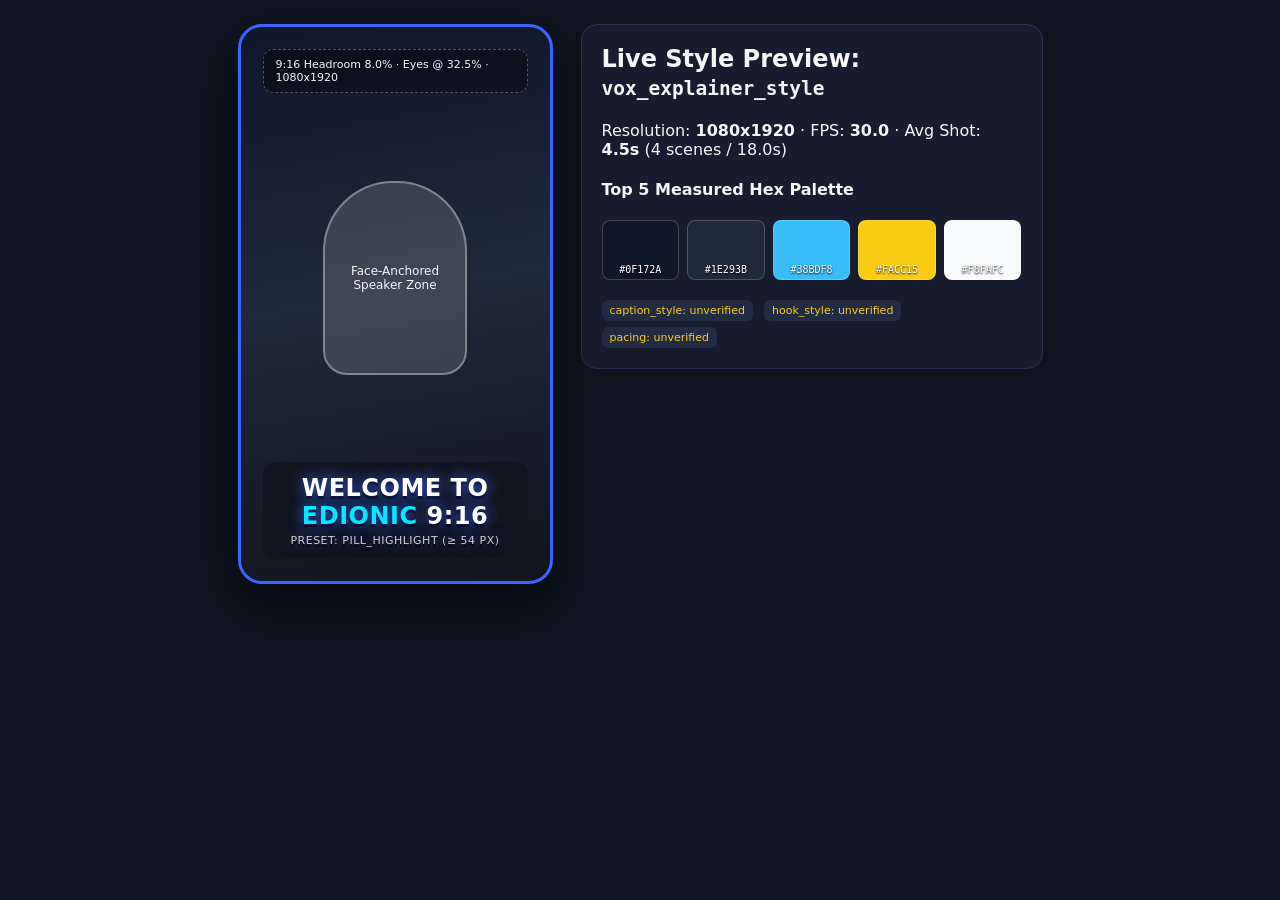
<file: styles/vox_explainer_style/preview.html>
<!DOCTYPE html>
<html lang="en">
<head>
  <meta charset="UTF-8" />
  <title>Edionic Live Style Preview — vox_explainer_style</title>
  <style>
    body {
      margin: 0;
      padding: 24px;
      background: #0F1420;
      color: #F4F5F7;
      font-family: 'Inter Tight', system-ui, sans-serif;
      display: flex;
      gap: 28px;
      align-items: flex-start;
      justify-content: center;
    }
    .phone-preview {
      width: 315px;
      height: 560px;
      border-radius: 24px;
      border: 3px solid #3B63FF;
      background: linear-gradient(170deg, #0F172A 0%, #1E293B 48%, #11141C 100%);
      position: relative;
      overflow: hidden;
      box-shadow: 0 20px 50px rgba(0,0,0,0.55);
      display: flex;
      flex-direction: column;
      justify-content: space-between;
      padding: 22px;
      box-sizing: border-box;
    }
    .safe-guide {
      border: 1px dashed rgba(255,255,255,0.28);
      border-radius: 10px;
      padding: 8px 12px;
      font-size: 11px;
      background: rgba(0,0,0,0.35);
    }
    .speaker-silhouette {
      width: 140px;
      height: 190px;
      margin: 20px auto;
      border-radius: 70px 70px 24px 24px;
      background: rgba(255,255,255,0.14);
      border: 2px solid rgba(255,255,255,0.35);
      display: flex;
      align-items: center;
      justify-content: center;
      font-size: 12px;
      text-align: center;
    }
    .caption-demo {
      text-align: center;
      font-weight: 900;
      font-size: 24px;
      letter-spacing: 0.5px;
      text-transform: uppercase;
      color: #FFFFFF;
      text-shadow: 0 0 14px #3B63FF, 0 3px 0 #000;
      padding: 12px;
      background: rgba(17,20,28,0.68);
      border-radius: 12px;
    }
    .caption-demo .active-word {
      color: #00EAFF;
    }
    .meta-card {
      max-width: 420px;
      background: #171D2E;
      border: 1px solid #2A334D;
      border-radius: 16px;
      padding: 20px;
    }
    .swatches {
      display: flex;
      gap: 8px;
      margin: 14px 0;
    }
    .swatch {
      flex: 1;
      height: 54px;
      border-radius: 8px;
      display: flex;
      align-items: flex-end;
      justify-content: center;
      padding-bottom: 4px;
      font-size: 10px;
      font-family: monospace;
      color: #fff;
      text-shadow: 0 1px 2px #000;
      border: 1px solid rgba(255,255,255,0.2);
    }
    .badge {
      display: inline-block;
      padding: 4px 8px;
      border-radius: 6px;
      font-size: 11px;
      margin-right: 6px;
      margin-top: 6px;
      background: #232B42;
      color: #FACC15;
    }
  </style>
</head>
<body>
  <div class="phone-preview">
    <div class="safe-guide">9:16 Headroom 8.0% · Eyes @ 32.5% · 1080x1920</div>
    <div class="speaker-silhouette">Face-Anchored<br/>Speaker Zone</div>
    <div class="caption-demo">
      WELCOME TO <span class="active-word">EDIONIC</span> 9:16
      <div style="font-size:11px;font-weight:500;margin-top:4px;opacity:0.8;">Preset: pill_highlight (≥ 54 px)</div>
    </div>
  </div>
  <div class="meta-card">
    <h2 style="margin-top:0;">Live Style Preview: <code>vox_explainer_style</code></h2>
    <p>Resolution: <strong>1080x1920</strong> · FPS: <strong>30.0</strong> · Avg Shot: <strong>4.5s</strong> (4 scenes / 18.0s)</p>
    <h4>Top 5 Measured Hex Palette</h4>
    <div class="swatches"><div class="swatch" style="background:#0F172A;"><span>#0F172A</span></div><div class="swatch" style="background:#1E293B;"><span>#1E293B</span></div><div class="swatch" style="background:#38BDF8;"><span>#38BDF8</span></div><div class="swatch" style="background:#FACC15;"><span>#FACC15</span></div><div class="swatch" style="background:#F8FAFC;"><span>#F8FAFC</span></div></div>
    <div>
      <span class="badge">caption_style: unverified</span>
      <span class="badge">hook_style: unverified</span>
      <span class="badge">pacing: unverified</span>
    </div>
  </div>
</body>
</html>
</file>
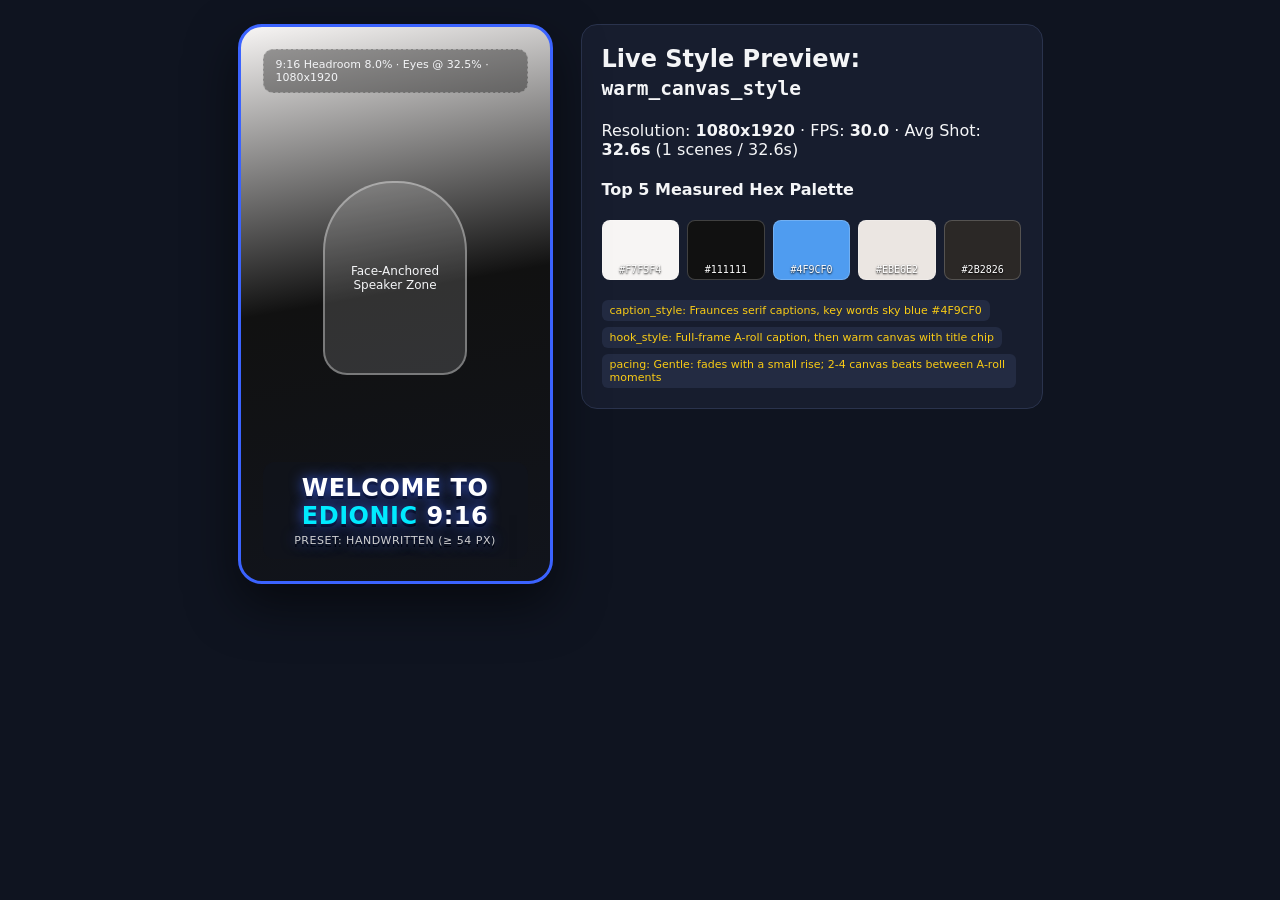
<file: styles/warm_canvas_style/preview.html>
<!DOCTYPE html>
<html lang="en">
<head>
  <meta charset="UTF-8" />
  <title>Edionic Live Style Preview — warm_canvas_style</title>
  <style>
    body {
      margin: 0;
      padding: 24px;
      background: #0F1420;
      color: #F4F5F7;
      font-family: 'Inter Tight', system-ui, sans-serif;
      display: flex;
      gap: 28px;
      align-items: flex-start;
      justify-content: center;
    }
    .phone-preview {
      width: 315px;
      height: 560px;
      border-radius: 24px;
      border: 3px solid #3B63FF;
      background: linear-gradient(170deg, #F7F5F4 0%, #111111 48%, #11141C 100%);
      position: relative;
      overflow: hidden;
      box-shadow: 0 20px 50px rgba(0,0,0,0.55);
      display: flex;
      flex-direction: column;
      justify-content: space-between;
      padding: 22px;
      box-sizing: border-box;
    }
    .safe-guide {
      border: 1px dashed rgba(255,255,255,0.28);
      border-radius: 10px;
      padding: 8px 12px;
      font-size: 11px;
      background: rgba(0,0,0,0.35);
    }
    .speaker-silhouette {
      width: 140px;
      height: 190px;
      margin: 20px auto;
      border-radius: 70px 70px 24px 24px;
      background: rgba(255,255,255,0.14);
      border: 2px solid rgba(255,255,255,0.35);
      display: flex;
      align-items: center;
      justify-content: center;
      font-size: 12px;
      text-align: center;
    }
    .caption-demo {
      text-align: center;
      font-weight: 900;
      font-size: 24px;
      letter-spacing: 0.5px;
      text-transform: uppercase;
      color: #FFFFFF;
      text-shadow: 0 0 14px #3B63FF, 0 3px 0 #000;
      padding: 12px;
      background: rgba(17,20,28,0.68);
      border-radius: 12px;
    }
    .caption-demo .active-word {
      color: #00EAFF;
    }
    .meta-card {
      max-width: 420px;
      background: #171D2E;
      border: 1px solid #2A334D;
      border-radius: 16px;
      padding: 20px;
    }
    .swatches {
      display: flex;
      gap: 8px;
      margin: 14px 0;
    }
    .swatch {
      flex: 1;
      height: 54px;
      border-radius: 8px;
      display: flex;
      align-items: flex-end;
      justify-content: center;
      padding-bottom: 4px;
      font-size: 10px;
      font-family: monospace;
      color: #fff;
      text-shadow: 0 1px 2px #000;
      border: 1px solid rgba(255,255,255,0.2);
    }
    .badge {
      display: inline-block;
      padding: 4px 8px;
      border-radius: 6px;
      font-size: 11px;
      margin-right: 6px;
      margin-top: 6px;
      background: #232B42;
      color: #FACC15;
    }
  </style>
</head>
<body>
  <div class="phone-preview">
    <div class="safe-guide">9:16 Headroom 8.0% · Eyes @ 32.5% · 1080x1920</div>
    <div class="speaker-silhouette">Face-Anchored<br/>Speaker Zone</div>
    <div class="caption-demo">
      WELCOME TO <span class="active-word">EDIONIC</span> 9:16
      <div style="font-size:11px;font-weight:500;margin-top:4px;opacity:0.8;">Preset: handwritten (≥ 54 px)</div>
    </div>
  </div>
  <div class="meta-card">
    <h2 style="margin-top:0;">Live Style Preview: <code>warm_canvas_style</code></h2>
    <p>Resolution: <strong>1080x1920</strong> · FPS: <strong>30.0</strong> · Avg Shot: <strong>32.6s</strong> (1 scenes / 32.6s)</p>
    <h4>Top 5 Measured Hex Palette</h4>
    <div class="swatches"><div class="swatch" style="background:#F7F5F4;"><span>#F7F5F4</span></div><div class="swatch" style="background:#111111;"><span>#111111</span></div><div class="swatch" style="background:#4F9CF0;"><span>#4F9CF0</span></div><div class="swatch" style="background:#EBE6E2;"><span>#EBE6E2</span></div><div class="swatch" style="background:#2B2826;"><span>#2B2826</span></div></div>
    <div>
      <span class="badge">caption_style: Fraunces serif captions, key words sky blue #4F9CF0</span>
      <span class="badge">hook_style: Full-frame A-roll caption, then warm canvas with title chip</span>
      <span class="badge">pacing: Gentle: fades with a small rise; 2-4 canvas beats between A-roll moments</span>
    </div>
  </div>
</body>
</html>
</file>
